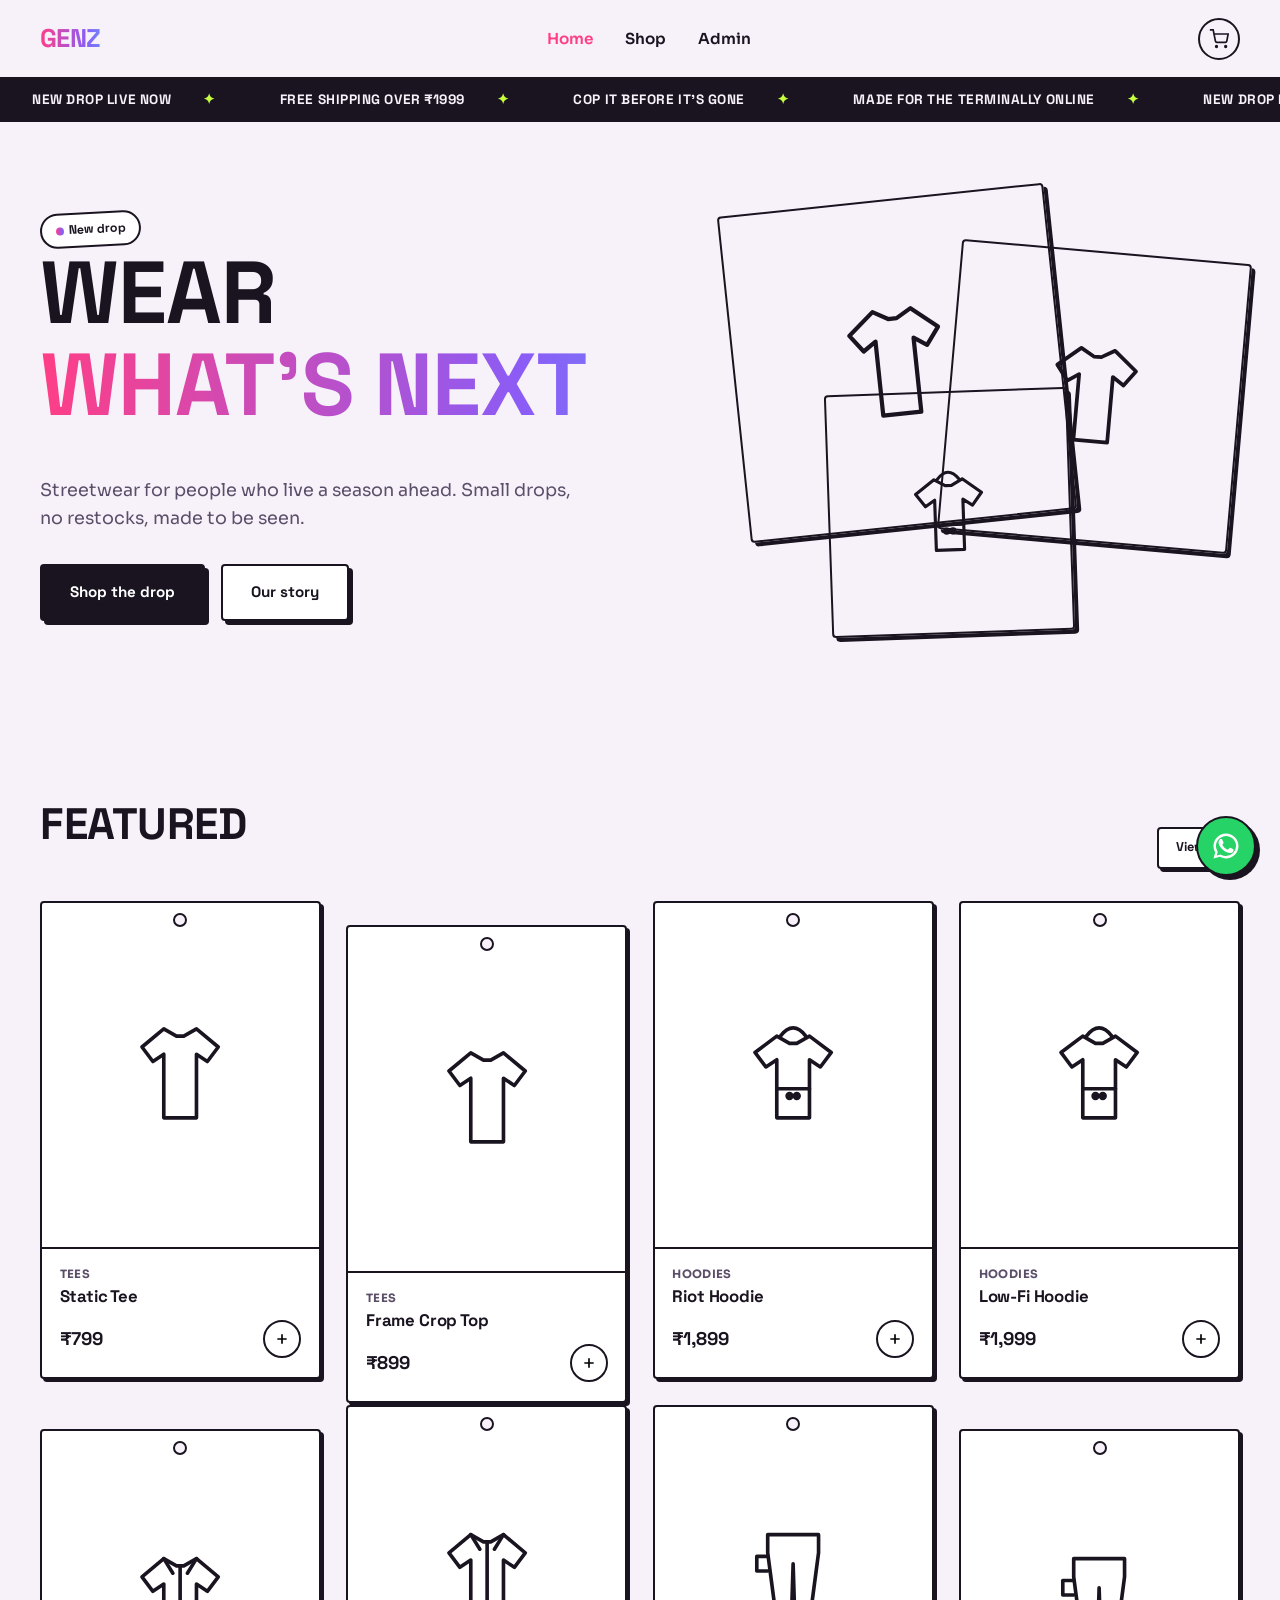
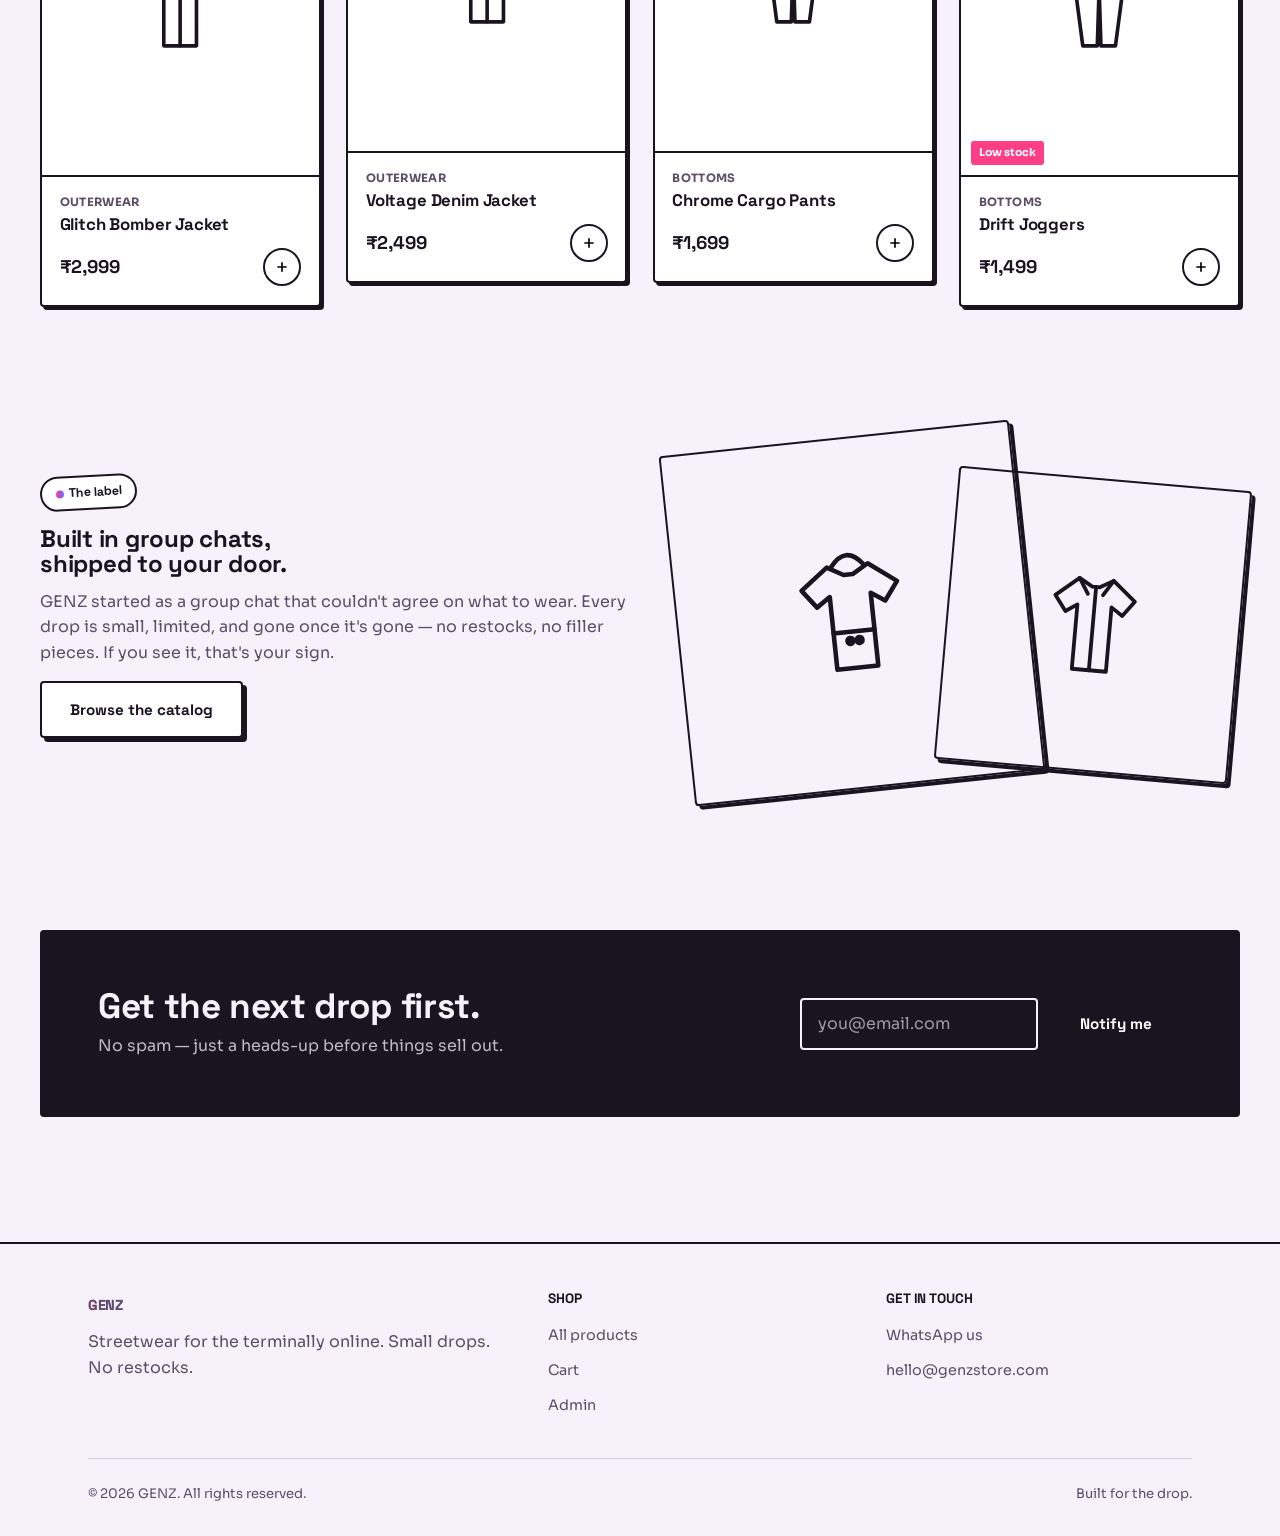
<file: index.html>
<!DOCTYPE html>
<html lang="en">
<head>
<meta charset="UTF-8">
<meta name="viewport" content="width=device-width, initial-scale=1.0">
<title>GENZ — Wear What's Next</title>
<meta name="description" content="GENZ is a streetwear label for the terminally online. Tees, hoodies, outerwear and more — shop the latest drop.">
<link rel="icon" href="data:image/svg+xml,<svg xmlns=%22http://www.w3.org/2000/svg%22 viewBox=%220 0 100 100%22><text y=%22.9em%22 font-size=%2290%22>✦</text></svg>">
<link rel="preconnect" href="https://fonts.googleapis.com">
<link rel="preconnect" href="https://fonts.gstatic.com" crossorigin>
<link href="https://fonts.googleapis.com/css2?family=Space+Grotesk:wght@500;700&family=Sora:wght@400;600;700&display=swap" rel="stylesheet">
<link rel="stylesheet" href="css/styles.css">
</head>
<body>

<header class="site-header">
  <nav class="nav container">
    <a href="index.html" class="logo shimmer-text">GENZ</a>
    <ul class="nav-links">
      <li><a href="index.html" class="active">Home</a></li>
      <li><a href="shop.html">Shop</a></li>
      <li><a href="admin.html">Admin</a></li>
    </ul>
    <div class="nav-actions">
      <a href="cart.html" class="cart-link" aria-label="View cart">
        <svg width="20" height="20" viewBox="0 0 24 24" fill="none" stroke="currentColor" stroke-width="2"><circle cx="9" cy="21" r="1"/><circle cx="20" cy="21" r="1"/><path d="M1 1h4l2.68 13.39a2 2 0 0 0 2 1.61h9.72a2 2 0 0 0 2-1.61L23 6H6"/></svg>
        <span class="cart-count" hidden>0</span>
      </a>
      <button class="nav-toggle" aria-label="Toggle menu" aria-expanded="false"><span></span></button>
    </div>
  </nav>
</header>

<div class="ticker" aria-hidden="true">
  <div class="ticker-track">
    <span>New drop live now</span><span>Free shipping over ₹1999</span><span>Cop it before it's gone</span><span>Made for the terminally online</span>
    <span>New drop live now</span><span>Free shipping over ₹1999</span><span>Cop it before it's gone</span><span>Made for the terminally online</span>
  </div>
</div>

<main>
  <section class="hero container">
    <div class="hero-copy">
      <span class="tag-badge"><span class="dot"></span> New drop</span>
      <h1>
        <span>Wear</span>
        <span class="shimmer-text">What's Next</span>
      </h1>
      <p>Streetwear for people who live a season ahead. Small drops, no restocks, made to be seen.</p>
      <div class="hero-actions">
        <a href="shop.html" class="btn btn-primary">Shop the drop</a>
        <a href="#brand" class="btn">Our story</a>
      </div>
    </div>
    <div class="hero-visual" id="hero-visual" aria-hidden="true"></div>
  </section>

  <section class="section container">
    <div class="section-head">
      <h2>Featured</h2>
      <a href="shop.html" class="btn btn-sm">View all</a>
    </div>
    <div class="product-grid masonry" id="featured-grid"></div>
  </section>

  <section class="section container" id="brand">
    <div class="split">
      <div>
        <span class="tag-badge"><span class="dot"></span> The label</span>
        <h2 style="margin-top:1rem;">Built in group chats,<br>shipped to your door.</h2>
        <p>GENZ started as a group chat that couldn't agree on what to wear. Every drop is small, limited, and gone once it's gone — no restocks, no filler pieces. If you see it, that's your sign.</p>
        <a href="shop.html" class="btn">Browse the catalog</a>
      </div>
      <div class="hero-visual" id="brand-visual" style="height:340px;" aria-hidden="true"></div>
    </div>
  </section>

  <section class="section container">
    <div class="brand-band">
      <div>
        <h2>Get the next drop first.</h2>
        <p>No spam — just a heads-up before things sell out.</p>
      </div>
      <form class="newsletter-form" id="newsletter-form">
        <input type="email" placeholder="you@email.com" required aria-label="Email address">
        <button class="btn btn-primary" type="submit">Notify me</button>
      </form>
    </div>
  </section>
</main>

<footer class="site-footer">
  <div class="container">
    <div class="footer-grid">
      <div>
        <a href="index.html" class="logo shimmer-text">GENZ</a>
        <p style="margin-top:0.75rem;">Streetwear for the terminally online. Small drops. No restocks.</p>
      </div>
      <div>
        <h4>Shop</h4>
        <ul>
          <li><a href="shop.html">All products</a></li>
          <li><a href="cart.html">Cart</a></li>
          <li><a href="admin.html">Admin</a></li>
        </ul>
      </div>
      <div>
        <h4>Get in touch</h4>
        <ul>
          <li><a href="https://wa.me/917030827708" target="_blank" rel="noopener">WhatsApp us</a></li>
          <li><a href="mailto:hello@genzstore.com">hello@genzstore.com</a></li>
        </ul>
      </div>
    </div>
    <div class="footer-bottom">
      <span>© <span id="year"></span> GENZ. All rights reserved.</span>
      <span>Built for the drop.</span>
    </div>
  </div>
</footer>

<a class="whatsapp-fab" href="https://wa.me/917030827708" target="_blank" rel="noopener" aria-label="Chat with us on WhatsApp">
  <span class="fab-label">Chat with us</span>
  <svg viewBox="0 0 24 24"><path d="M17.472 14.382c-.297-.149-1.758-.867-2.03-.967-.273-.099-.471-.148-.67.15-.197.297-.767.966-.94 1.164-.173.199-.347.223-.644.075-.297-.15-1.255-.463-2.39-1.475-.883-.788-1.48-1.761-1.653-2.059-.173-.297-.018-.458.13-.606.134-.133.298-.347.446-.52.149-.174.198-.298.298-.497.099-.198.05-.371-.025-.52-.075-.149-.669-1.612-.916-2.207-.242-.579-.487-.5-.669-.51-.173-.008-.371-.01-.57-.01-.198 0-.52.074-.792.372-.272.297-1.04 1.016-1.04 2.479 0 1.462 1.065 2.875 1.213 3.074.149.198 2.096 3.2 5.077 4.487.709.306 1.262.489 1.694.625.712.227 1.36.195 1.871.118.571-.085 1.758-.719 2.006-1.413.248-.694.248-1.289.173-1.413-.074-.124-.272-.198-.57-.347z"/><path d="M12.004 2C6.478 2 2 6.477 2 12c0 1.85.505 3.583 1.383 5.07L2 22l5.06-1.362A9.955 9.955 0 0 0 12.004 22C17.53 22 22 17.523 22 12S17.53 2 12.004 2zm0 18.06a8.02 8.02 0 0 1-4.089-1.117l-.293-.174-3.006.809.807-2.943-.19-.302A8.02 8.02 0 1 1 20.02 12a8.03 8.03 0 0 1-8.016 8.06z"/></svg>
</a>

<script src="js/data.js"></script>
<script src="js/shared.js"></script>
<script src="js/home.js"></script>
</body>
</html>
</file>
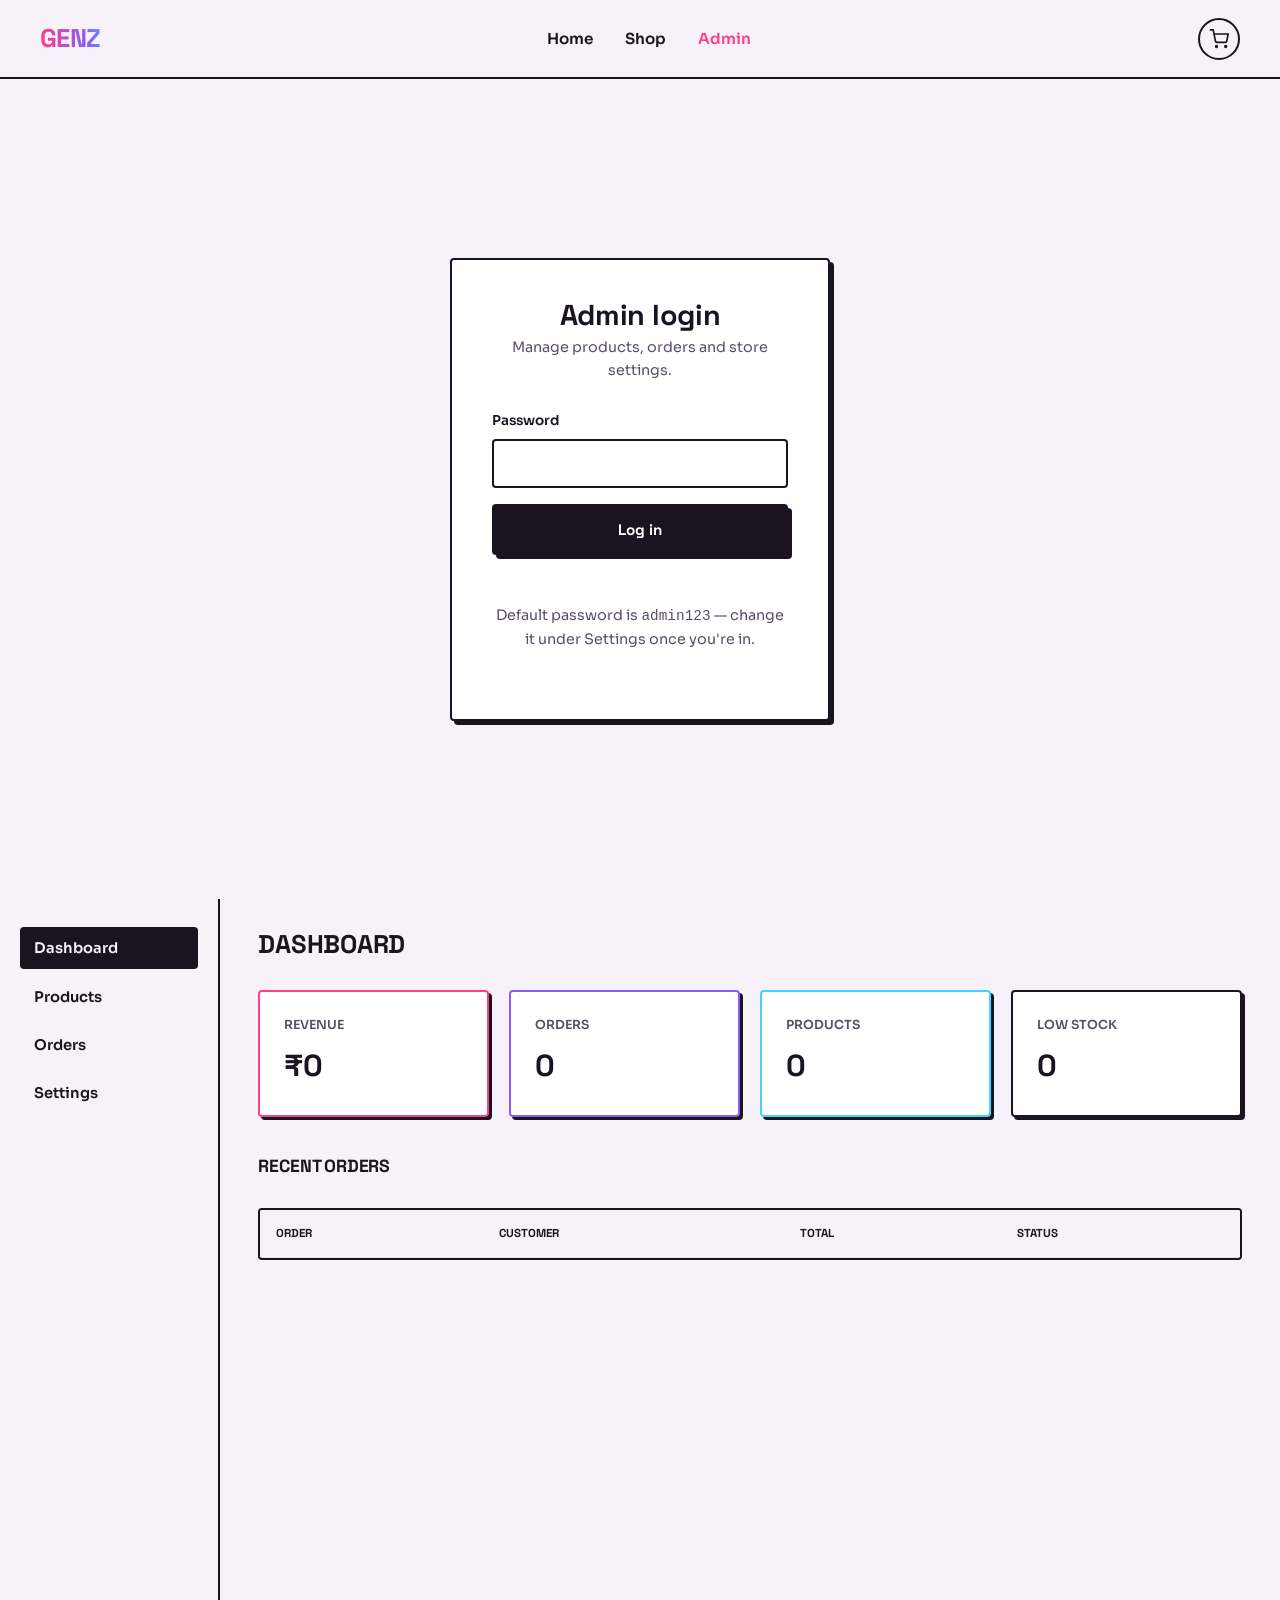
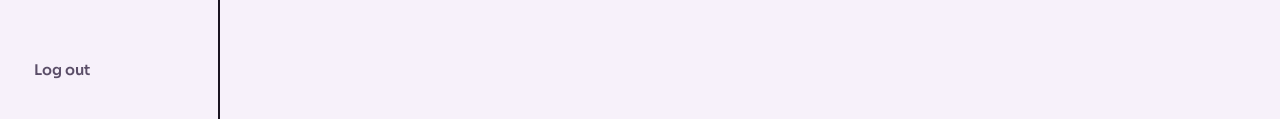
<file: admin.html>
<!DOCTYPE html>
<html lang="en">
<head>
<meta charset="UTF-8">
<meta name="viewport" content="width=device-width, initial-scale=1.0">
<title>Admin — GENZ</title>
<link rel="icon" href="data:image/svg+xml,<svg xmlns=%22http://www.w3.org/2000/svg%22 viewBox=%220 0 100 100%22><text y=%22.9em%22 font-size=%2290%22>✦</text></svg>">
<link rel="preconnect" href="https://fonts.googleapis.com">
<link rel="preconnect" href="https://fonts.gstatic.com" crossorigin>
<link href="https://fonts.googleapis.com/css2?family=Space+Grotesk:wght@500;700&family=Sora:wght@400;600;700&display=swap" rel="stylesheet">
<link rel="stylesheet" href="css/styles.css">
<link rel="stylesheet" href="css/admin.css">
</head>
<body>

<header class="site-header">
  <nav class="nav container">
    <a href="index.html" class="logo shimmer-text">GENZ</a>
    <ul class="nav-links">
      <li><a href="index.html">Home</a></li>
      <li><a href="shop.html">Shop</a></li>
      <li><a href="admin.html" class="active">Admin</a></li>
    </ul>
    <div class="nav-actions">
      <a href="cart.html" class="cart-link" aria-label="View cart">
        <svg width="20" height="20" viewBox="0 0 24 24" fill="none" stroke="currentColor" stroke-width="2"><circle cx="9" cy="21" r="1"/><circle cx="20" cy="21" r="1"/><path d="M1 1h4l2.68 13.39a2 2 0 0 0 2 1.61h9.72a2 2 0 0 0 2-1.61L23 6H6"/></svg>
        <span class="cart-count" hidden>0</span>
      </a>
      <button class="nav-toggle" aria-label="Toggle menu" aria-expanded="false"><span></span></button>
    </div>
  </nav>
</header>

<!-- LOGIN -->
<section class="login-screen" id="login-screen">
  <div class="login-card">
    <h1>Admin login</h1>
    <p>Manage products, orders and store settings.</p>
    <form id="login-form">
      <div class="field">
        <label for="login-password">Password</label>
        <input type="password" id="login-password" required autocomplete="current-password">
      </div>
      <button type="submit" class="btn btn-primary btn-block">Log in</button>
      <div class="login-error" id="login-error"></div>
    </form>
    <p class="hint">Default password is <code>admin123</code> — change it under Settings once you're in.</p>
  </div>
</section>

<!-- DASHBOARD -->
<section class="admin-shell" id="admin-shell" hidden>
  <aside class="admin-sidebar">
    <button class="tab-btn active" data-tab="dashboard">Dashboard</button>
    <button class="tab-btn" data-tab="products">Products</button>
    <button class="tab-btn" data-tab="orders">Orders</button>
    <button class="tab-btn" data-tab="settings">Settings</button>
    <button class="logout-btn" id="logout-btn">Log out</button>
  </aside>

  <main class="admin-main">

    <div class="tab-panel" id="tab-dashboard">
      <div class="admin-header"><h2>Dashboard</h2></div>
      <div class="stat-grid">
        <div class="stat-card accent-1"><div class="label">Revenue</div><div class="value" id="stat-revenue">₹0</div></div>
        <div class="stat-card accent-2"><div class="label">Orders</div><div class="value" id="stat-orders">0</div></div>
        <div class="stat-card accent-3"><div class="label">Products</div><div class="value" id="stat-products">0</div></div>
        <div class="stat-card"><div class="label">Low stock</div><div class="value" id="stat-lowstock">0</div></div>
      </div>
      <div class="admin-header"><h2 style="font-size:1.1rem;">Recent orders</h2></div>
      <div class="admin-table-wrap">
        <table class="admin-table">
          <thead><tr><th>Order</th><th>Customer</th><th>Total</th><th>Status</th></tr></thead>
          <tbody id="recent-orders-body"></tbody>
        </table>
      </div>
    </div>

    <div class="tab-panel" id="tab-products" hidden>
      <div class="admin-header">
        <h2>Products</h2>
        <button class="btn btn-primary btn-sm" id="new-product-btn">Add product</button>
      </div>

      <div class="settings-card" id="product-form-card" hidden>
        <h3 id="product-form-title">Add product</h3>
        <div class="product-form-grid">
          <div class="image-upload" id="image-upload-zone">
            <div class="image-preview" id="image-preview">
              <svg width="28" height="28" viewBox="0 0 24 24" fill="none" stroke="currentColor" stroke-width="2"><path d="M21 15v4a2 2 0 0 1-2 2H5a2 2 0 0 1-2-2v-4M17 8l-5-5-5 5M12 3v12"/></svg>
            </div>
            <span>Click to upload a product image (optional — a category icon is used otherwise)</span>
            <input type="file" accept="image/*" id="product-image-input">
          </div>
          <div class="field"><label>Name</label><input type="text" id="pf-name" required></div>
          <div class="field"><label>Category</label>
            <select id="pf-category" required></select>
          </div>
          <div class="field"><label>Price (₹)</label><input type="number" id="pf-price" min="0" required></div>
          <div class="field"><label>Stock</label><input type="number" id="pf-stock" min="0" required></div>
          <div class="field" style="grid-column:1/-1;"><label>Description</label><textarea id="pf-description" rows="2"></textarea></div>
        </div>
        <div style="display:flex; gap:0.75rem; margin-top:0.5rem;">
          <button class="btn btn-primary" id="save-product-btn">Save product</button>
          <button class="btn btn-ghost" id="cancel-product-btn">Cancel</button>
        </div>
      </div>

      <div class="admin-table-wrap">
        <table class="admin-table">
          <thead><tr><th></th><th>Name</th><th>Category</th><th>Price</th><th>Stock</th><th>Actions</th></tr></thead>
          <tbody id="products-body"></tbody>
        </table>
      </div>
    </div>

    <div class="tab-panel" id="tab-orders" hidden>
      <div class="admin-header"><h2>Orders</h2></div>
      <div class="admin-table-wrap">
        <table class="admin-table">
          <thead><tr><th>Order</th><th>Customer</th><th>Items</th><th>Total</th><th>Status</th><th>Notify</th></tr></thead>
          <tbody id="orders-body"></tbody>
        </table>
      </div>
    </div>

    <div class="tab-panel" id="tab-settings" hidden>
      <div class="admin-header"><h2>Settings</h2></div>

      <div class="settings-card">
        <h3>Store details</h3>
        <p class="desc">Shown across the storefront — home page, nav, and footer.</p>
        <div class="field"><label>Store name</label><input type="text" id="set-store-name"></div>
        <div class="field"><label>WhatsApp number (with country code, digits only)</label><input type="text" id="set-whatsapp"></div>
        <button class="btn btn-sm" id="save-store-btn">Save</button>
      </div>

      <div class="settings-card">
        <h3>Razorpay</h3>
        <p class="desc">Add your live Key ID to accept real payments. Until then, checkout runs in demo mode.</p>
        <div class="settings-row">
          <input type="text" class="key-display" id="set-razorpay" placeholder="rzp_live_xxxxxxxxxxxx" style="border-radius:4px;">
          <button class="btn btn-sm" id="save-razorpay-btn">Save</button>
        </div>
        <p class="note-box" style="margin-top:1rem;">Never share your Razorpay <strong>Key Secret</strong> here or anywhere in this site's code — only the public Key ID belongs on the frontend.</p>
      </div>

      <div class="settings-card">
        <h3>Discount code</h3>
        <div class="product-form-grid">
          <div class="field"><label>Code</label><input type="text" id="set-discount-code"></div>
          <div class="field"><label>Discount %</label><input type="number" id="set-discount-percent" min="0" max="90"></div>
        </div>
        <button class="btn btn-sm" id="save-discount-btn">Save</button>
      </div>

      <div class="settings-card">
        <h3>Admin password</h3>
        <div class="field-row">
          <div class="field"><label>New password</label><input type="password" id="set-new-password"></div>
          <div class="field"><label>Confirm</label><input type="password" id="set-confirm-password"></div>
        </div>
        <button class="btn btn-sm" id="save-password-btn">Update password</button>
      </div>
    </div>

  </main>
</section>

<script src="js/data.js"></script>
<script src="js/shared.js"></script>
<script src="js/admin.js"></script>
</body>
</html>
</file>
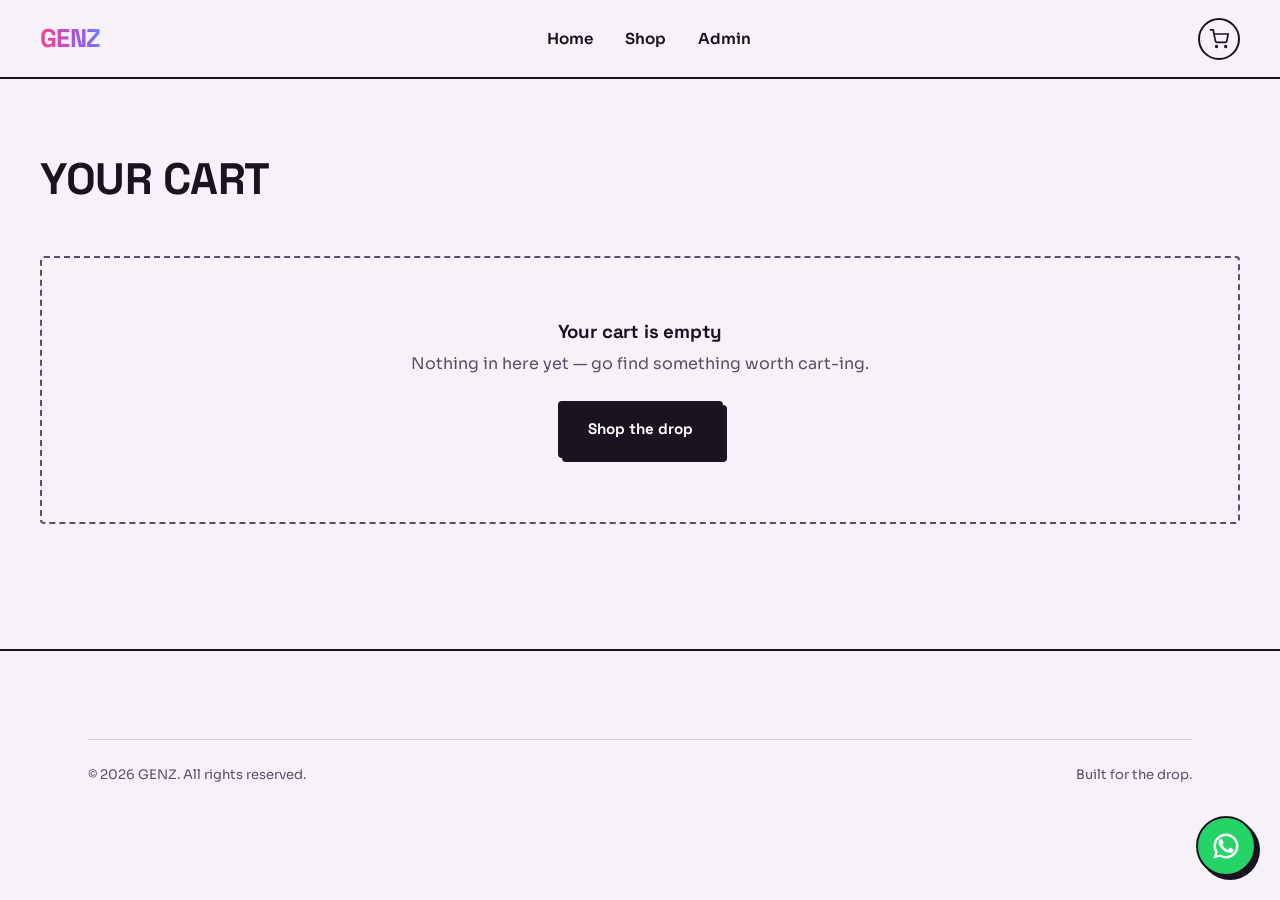
<file: cart.html>
<!DOCTYPE html>
<html lang="en">
<head>
<meta charset="UTF-8">
<meta name="viewport" content="width=device-width, initial-scale=1.0">
<title>Cart — GENZ</title>
<link rel="icon" href="data:image/svg+xml,<svg xmlns=%22http://www.w3.org/2000/svg%22 viewBox=%220 0 100 100%22><text y=%22.9em%22 font-size=%2290%22>✦</text></svg>">
<link rel="preconnect" href="https://fonts.googleapis.com">
<link rel="preconnect" href="https://fonts.gstatic.com" crossorigin>
<link href="https://fonts.googleapis.com/css2?family=Space+Grotesk:wght@500;700&family=Sora:wght@400;600;700&display=swap" rel="stylesheet">
<link rel="stylesheet" href="css/styles.css">
</head>
<body>

<header class="site-header">
  <nav class="nav container">
    <a href="index.html" class="logo shimmer-text">GENZ</a>
    <ul class="nav-links">
      <li><a href="index.html">Home</a></li>
      <li><a href="shop.html">Shop</a></li>
      <li><a href="admin.html">Admin</a></li>
    </ul>
    <div class="nav-actions">
      <a href="cart.html" class="cart-link active" aria-label="View cart">
        <svg width="20" height="20" viewBox="0 0 24 24" fill="none" stroke="currentColor" stroke-width="2"><circle cx="9" cy="21" r="1"/><circle cx="20" cy="21" r="1"/><path d="M1 1h4l2.68 13.39a2 2 0 0 0 2 1.61h9.72a2 2 0 0 0 2-1.61L23 6H6"/></svg>
        <span class="cart-count" hidden>0</span>
      </a>
      <button class="nav-toggle" aria-label="Toggle menu" aria-expanded="false"><span></span></button>
    </div>
  </nav>
</header>

<main class="section container">
  <div class="section-head"><h2>Your cart</h2></div>

  <div id="cart-empty" class="empty-state" hidden>
    <h3>Your cart is empty</h3>
    <p style="margin:0.5rem auto 1.5rem;">Nothing in here yet — go find something worth cart-ing.</p>
    <a href="shop.html" class="btn btn-primary">Shop the drop</a>
  </div>

  <div class="cart-layout" id="cart-layout">
    <div>
      <div id="cart-items"></div>
    </div>

    <div class="summary-card">
      <div id="checkout-form-wrap">
        <div class="summary-row"><span>Subtotal</span><span id="sum-subtotal">₹0</span></div>
        <div class="summary-row" id="discount-line" style="display:none; color:var(--pink);"><span>Discount</span><span id="sum-discount">–₹0</span></div>
        <div class="summary-row total"><span>Total</span><span id="sum-total">₹0</span></div>

        <div class="discount-row">
          <input type="text" id="discount-input" placeholder="Discount code">
          <button class="btn btn-sm" id="apply-discount">Apply</button>
        </div>
        <p id="discount-msg" style="font-size:0.8rem; margin-top:-0.75rem;"></p>

        <form id="checkout-form">
          <div class="field">
            <label for="cust-name">Full name</label>
            <input type="text" id="cust-name" required>
          </div>
          <div class="field-row">
            <div class="field">
              <label for="cust-email">Email</label>
              <input type="email" id="cust-email" required>
            </div>
            <div class="field">
              <label for="cust-phone">Phone</label>
              <input type="tel" id="cust-phone" required pattern="[0-9]{10}" maxlength="10">
            </div>
          </div>
          <div class="field">
            <label for="cust-address">Shipping address</label>
            <textarea id="cust-address" rows="3" required></textarea>
          </div>
          <button type="submit" class="btn btn-primary btn-block" id="checkout-btn">Checkout & pay</button>
          <p class="hint" style="margin-top:1rem; text-align:center;">Secured by Razorpay. Test mode until a live key is added in Admin → Settings.</p>
        </form>
      </div>
    </div>
  </div>
</main>

<footer class="site-footer">
  <div class="container">
    <div class="footer-bottom">
      <span>© <span id="year"></span> GENZ. All rights reserved.</span>
      <span>Built for the drop.</span>
    </div>
  </div>
</footer>

<a class="whatsapp-fab" href="https://wa.me/917030827708" target="_blank" rel="noopener" aria-label="Chat with us on WhatsApp">
  <span class="fab-label">Chat with us</span>
  <svg viewBox="0 0 24 24"><path d="M17.472 14.382c-.297-.149-1.758-.867-2.03-.967-.273-.099-.471-.148-.67.15-.197.297-.767.966-.94 1.164-.173.199-.347.223-.644.075-.297-.15-1.255-.463-2.39-1.475-.883-.788-1.48-1.761-1.653-2.059-.173-.297-.018-.458.13-.606.134-.133.298-.347.446-.52.149-.174.198-.298.298-.497.099-.198.05-.371-.025-.52-.075-.149-.669-1.612-.916-2.207-.242-.579-.487-.5-.669-.51-.173-.008-.371-.01-.57-.01-.198 0-.52.074-.792.372-.272.297-1.04 1.016-1.04 2.479 0 1.462 1.065 2.875 1.213 3.074.149.198 2.096 3.2 5.077 4.487.709.306 1.262.489 1.694.625.712.227 1.36.195 1.871.118.571-.085 1.758-.719 2.006-1.413.248-.694.248-1.289.173-1.413-.074-.124-.272-.198-.57-.347z"/><path d="M12.004 2C6.478 2 2 6.477 2 12c0 1.85.505 3.583 1.383 5.07L2 22l5.06-1.362A9.955 9.955 0 0 0 12.004 22C17.53 22 22 17.523 22 12S17.53 2 12.004 2zm0 18.06a8.02 8.02 0 0 1-4.089-1.117l-.293-.174-3.006.809.807-2.943-.19-.302A8.02 8.02 0 1 1 20.02 12a8.03 8.03 0 0 1-8.016 8.06z"/></svg>
</a>

<script src="js/data.js"></script>
<script src="js/shared.js"></script>
<script src="js/cart.js"></script>
</body>
</html>
</file>
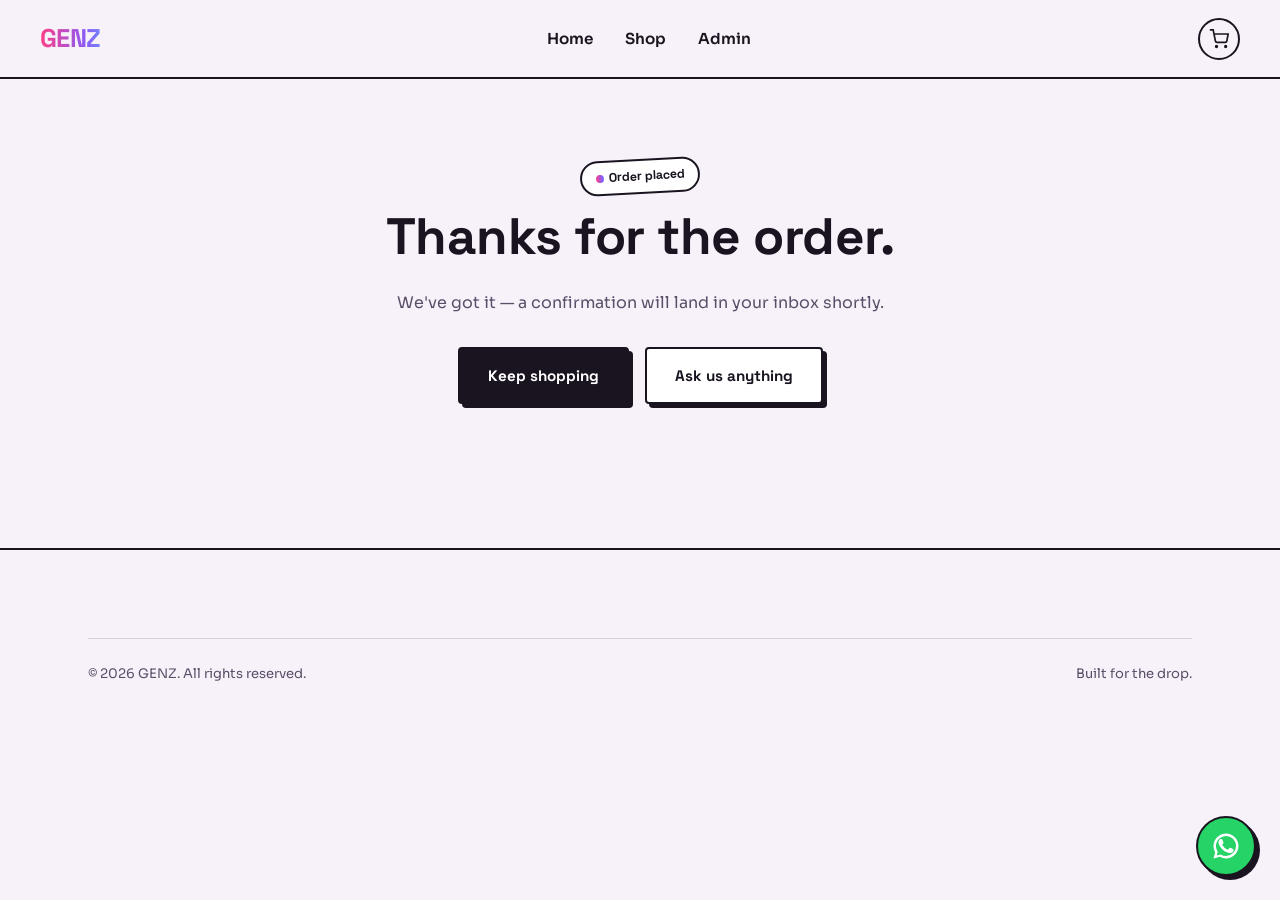
<file: order-confirmed.html>
<!DOCTYPE html>
<html lang="en">
<head>
<meta charset="UTF-8">
<meta name="viewport" content="width=device-width, initial-scale=1.0">
<title>Order confirmed — GENZ</title>
<link rel="icon" href="data:image/svg+xml,<svg xmlns=%22http://www.w3.org/2000/svg%22 viewBox=%220 0 100 100%22><text y=%22.9em%22 font-size=%2290%22>✦</text></svg>">
<link rel="preconnect" href="https://fonts.googleapis.com">
<link rel="preconnect" href="https://fonts.gstatic.com" crossorigin>
<link href="https://fonts.googleapis.com/css2?family=Space+Grotesk:wght@500;700&family=Sora:wght@400;600;700&display=swap" rel="stylesheet">
<link rel="stylesheet" href="css/styles.css">
</head>
<body>

<header class="site-header">
  <nav class="nav container">
    <a href="index.html" class="logo shimmer-text">GENZ</a>
    <ul class="nav-links">
      <li><a href="index.html">Home</a></li>
      <li><a href="shop.html">Shop</a></li>
      <li><a href="admin.html">Admin</a></li>
    </ul>
    <div class="nav-actions">
      <a href="cart.html" class="cart-link" aria-label="View cart">
        <svg width="20" height="20" viewBox="0 0 24 24" fill="none" stroke="currentColor" stroke-width="2"><circle cx="9" cy="21" r="1"/><circle cx="20" cy="21" r="1"/><path d="M1 1h4l2.68 13.39a2 2 0 0 0 2 1.61h9.72a2 2 0 0 0 2-1.61L23 6H6"/></svg>
        <span class="cart-count" hidden>0</span>
      </a>
      <button class="nav-toggle" aria-label="Toggle menu" aria-expanded="false"><span></span></button>
    </div>
  </nav>
</header>

<main class="section container" style="text-align:center; padding-top:5rem; padding-bottom:6rem;">
  <span class="tag-badge"><span class="dot"></span> <span id="status-label">Order placed</span></span>
  <h1 style="font-size:clamp(2.2rem,5vw,3.2rem); margin-top:1rem;">Thanks for the order.</h1>
  <p id="status-desc" style="margin:1rem auto 2rem;">We've got it — a confirmation will land in your inbox shortly.</p>
  <div style="display:flex; gap:1rem; justify-content:center; flex-wrap:wrap;">
    <a href="shop.html" class="btn btn-primary">Keep shopping</a>
    <a href="https://wa.me/917030827708" target="_blank" rel="noopener" class="btn">Ask us anything</a>
  </div>
</main>

<footer class="site-footer">
  <div class="container">
    <div class="footer-bottom">
      <span>© <span id="year"></span> GENZ. All rights reserved.</span>
      <span>Built for the drop.</span>
    </div>
  </div>
</footer>

<a class="whatsapp-fab" href="https://wa.me/917030827708" target="_blank" rel="noopener" aria-label="Chat with us on WhatsApp">
  <span class="fab-label">Chat with us</span>
  <svg viewBox="0 0 24 24"><path d="M17.472 14.382c-.297-.149-1.758-.867-2.03-.967-.273-.099-.471-.148-.67.15-.197.297-.767.966-.94 1.164-.173.199-.347.223-.644.075-.297-.15-1.255-.463-2.39-1.475-.883-.788-1.48-1.761-1.653-2.059-.173-.297-.018-.458.13-.606.134-.133.298-.347.446-.52.149-.174.198-.298.298-.497.099-.198.05-.371-.025-.52-.075-.149-.669-1.612-.916-2.207-.242-.579-.487-.5-.669-.51-.173-.008-.371-.01-.57-.01-.198 0-.52.074-.792.372-.272.297-1.04 1.016-1.04 2.479 0 1.462 1.065 2.875 1.213 3.074.149.198 2.096 3.2 5.077 4.487.709.306 1.262.489 1.694.625.712.227 1.36.195 1.871.118.571-.085 1.758-.719 2.006-1.413.248-.694.248-1.289.173-1.413-.074-.124-.272-.198-.57-.347z"/><path d="M12.004 2C6.478 2 2 6.477 2 12c0 1.85.505 3.583 1.383 5.07L2 22l5.06-1.362A9.955 9.955 0 0 0 12.004 22C17.53 22 22 17.523 22 12S17.53 2 12.004 2zm0 18.06a8.02 8.02 0 0 1-4.089-1.117l-.293-.174-3.006.809.807-2.943-.19-.302A8.02 8.02 0 1 1 20.02 12a8.03 8.03 0 0 1-8.016 8.06z"/></svg>
</a>

<script src="js/data.js"></script>
<script src="js/shared.js"></script>
<script>
  document.getElementById('year').textContent = new Date().getFullYear();
  const status = new URLSearchParams(window.location.search).get('status');
  if (status === 'demo') {
    document.getElementById('status-label').textContent = 'Demo order placed';
    document.getElementById('status-desc').textContent = "This ran in demo mode since no live Razorpay key is configured yet — no payment was actually taken. Add your key in Admin → Settings to accept real payments.";
  } else if (status === 'paid') {
    document.getElementById('status-label').textContent = 'Payment successful';
  }
</script>
</body>
</html>
</file>
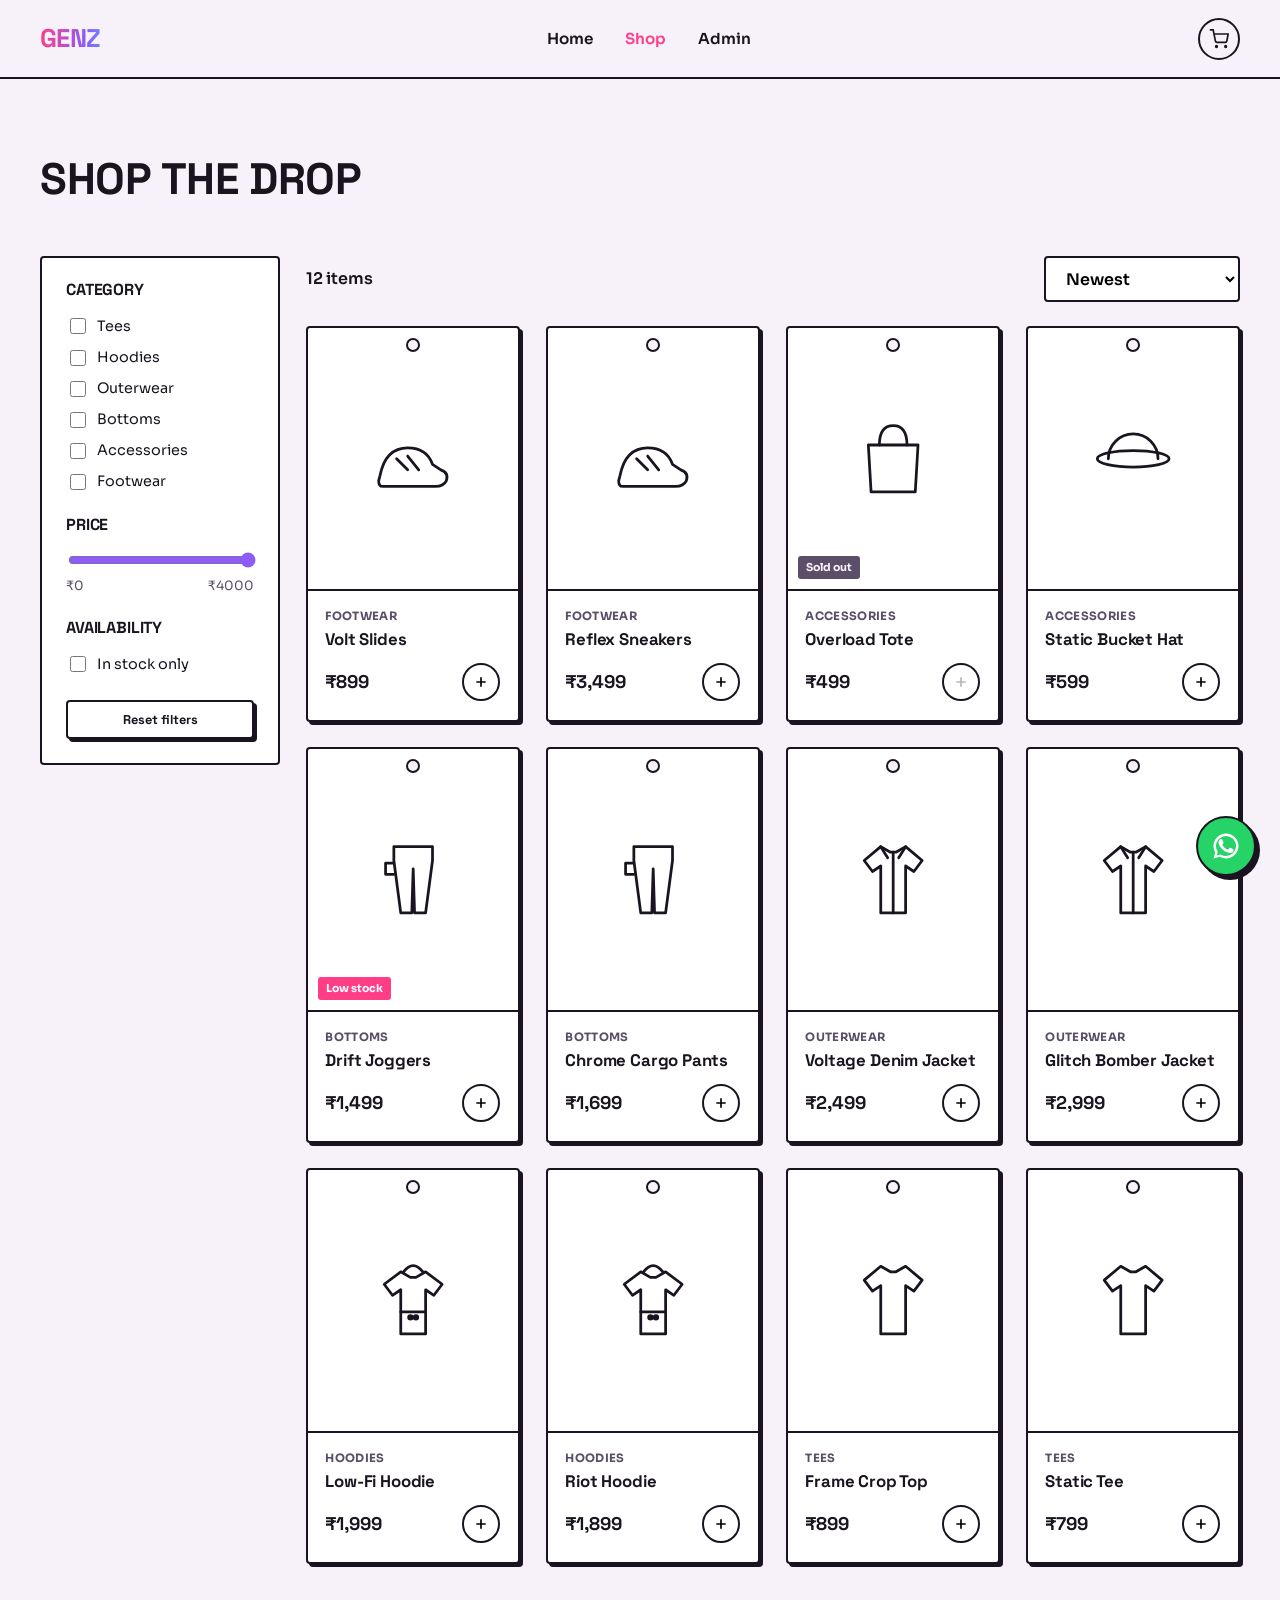
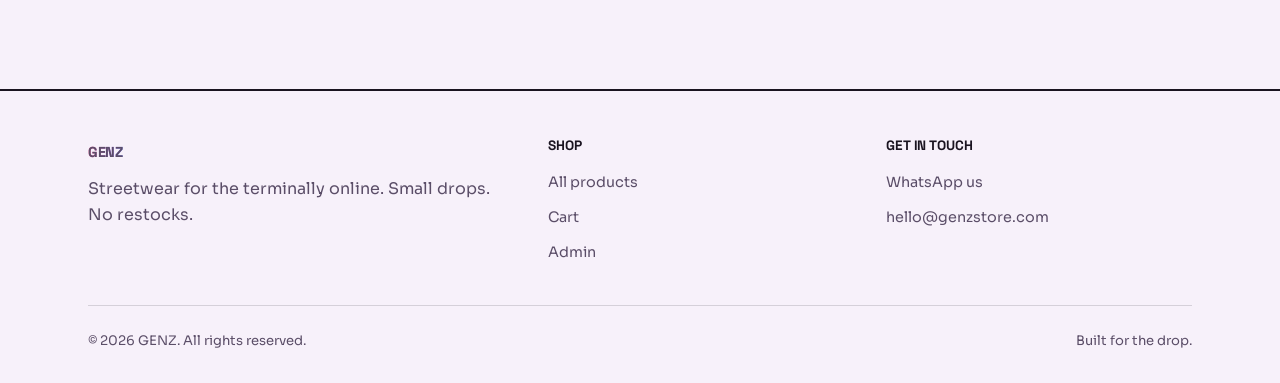
<file: shop.html>
<!DOCTYPE html>
<html lang="en">
<head>
<meta charset="UTF-8">
<meta name="viewport" content="width=device-width, initial-scale=1.0">
<title>Shop — GENZ</title>
<meta name="description" content="Browse the full GENZ catalog — tees, hoodies, outerwear, bottoms, accessories and footwear.">
<link rel="icon" href="data:image/svg+xml,<svg xmlns=%22http://www.w3.org/2000/svg%22 viewBox=%220 0 100 100%22><text y=%22.9em%22 font-size=%2290%22>✦</text></svg>">
<link rel="preconnect" href="https://fonts.googleapis.com">
<link rel="preconnect" href="https://fonts.gstatic.com" crossorigin>
<link href="https://fonts.googleapis.com/css2?family=Space+Grotesk:wght@500;700&family=Sora:wght@400;600;700&display=swap" rel="stylesheet">
<link rel="stylesheet" href="css/styles.css">
</head>
<body>

<header class="site-header">
  <nav class="nav container">
    <a href="index.html" class="logo shimmer-text">GENZ</a>
    <ul class="nav-links">
      <li><a href="index.html">Home</a></li>
      <li><a href="shop.html" class="active">Shop</a></li>
      <li><a href="admin.html">Admin</a></li>
    </ul>
    <div class="nav-actions">
      <a href="cart.html" class="cart-link" aria-label="View cart">
        <svg width="20" height="20" viewBox="0 0 24 24" fill="none" stroke="currentColor" stroke-width="2"><circle cx="9" cy="21" r="1"/><circle cx="20" cy="21" r="1"/><path d="M1 1h4l2.68 13.39a2 2 0 0 0 2 1.61h9.72a2 2 0 0 0 2-1.61L23 6H6"/></svg>
        <span class="cart-count" hidden>0</span>
      </a>
      <button class="nav-toggle" aria-label="Toggle menu" aria-expanded="false"><span></span></button>
    </div>
  </nav>
</header>

<main class="section container">
  <div class="section-head">
    <h2>Shop the drop</h2>
  </div>

  <div class="shop-layout">
    <aside class="filters">
      <h3>Category</h3>
      <div class="filter-group" id="category-filters"></div>

      <h3>Price</h3>
      <div class="filter-group">
        <input type="range" id="price-range" min="0" max="4000" step="100" value="4000">
        <div class="range-values"><span>₹0</span><span id="price-max-label">₹4000</span></div>
      </div>

      <h3>Availability</h3>
      <div class="filter-group">
        <label><input type="checkbox" id="in-stock-only"> In stock only</label>
      </div>

      <button class="btn btn-sm btn-block" id="reset-filters">Reset filters</button>
    </aside>

    <div>
      <div class="sort-bar">
        <span id="result-count" style="font-weight:600;"></span>
        <select class="select" id="sort-select">
          <option value="newest">Newest</option>
          <option value="price-asc">Price: low to high</option>
          <option value="price-desc">Price: high to low</option>
          <option value="name">Name: A–Z</option>
        </select>
      </div>
      <div class="product-grid" id="shop-grid"></div>
      <div class="empty-state" id="empty-state" hidden>
        <h3>No matches</h3>
        <p style="margin:0 auto;">Try widening your filters — nothing fits that combo right now.</p>
      </div>
    </div>
  </div>
</main>

<footer class="site-footer">
  <div class="container">
    <div class="footer-grid">
      <div>
        <a href="index.html" class="logo shimmer-text">GENZ</a>
        <p style="margin-top:0.75rem;">Streetwear for the terminally online. Small drops. No restocks.</p>
      </div>
      <div>
        <h4>Shop</h4>
        <ul>
          <li><a href="shop.html">All products</a></li>
          <li><a href="cart.html">Cart</a></li>
          <li><a href="admin.html">Admin</a></li>
        </ul>
      </div>
      <div>
        <h4>Get in touch</h4>
        <ul>
          <li><a href="https://wa.me/917030827708" target="_blank" rel="noopener">WhatsApp us</a></li>
          <li><a href="mailto:hello@genzstore.com">hello@genzstore.com</a></li>
        </ul>
      </div>
    </div>
    <div class="footer-bottom">
      <span>© <span id="year"></span> GENZ. All rights reserved.</span>
      <span>Built for the drop.</span>
    </div>
  </div>
</footer>

<div class="modal-overlay" id="product-modal" hidden>
  <div class="modal">
    <div class="modal-media" id="modal-media"></div>
    <div class="modal-body" id="modal-body"></div>
  </div>
</div>

<a class="whatsapp-fab" href="https://wa.me/917030827708" target="_blank" rel="noopener" aria-label="Chat with us on WhatsApp">
  <span class="fab-label">Chat with us</span>
  <svg viewBox="0 0 24 24"><path d="M17.472 14.382c-.297-.149-1.758-.867-2.03-.967-.273-.099-.471-.148-.67.15-.197.297-.767.966-.94 1.164-.173.199-.347.223-.644.075-.297-.15-1.255-.463-2.39-1.475-.883-.788-1.48-1.761-1.653-2.059-.173-.297-.018-.458.13-.606.134-.133.298-.347.446-.52.149-.174.198-.298.298-.497.099-.198.05-.371-.025-.52-.075-.149-.669-1.612-.916-2.207-.242-.579-.487-.5-.669-.51-.173-.008-.371-.01-.57-.01-.198 0-.52.074-.792.372-.272.297-1.04 1.016-1.04 2.479 0 1.462 1.065 2.875 1.213 3.074.149.198 2.096 3.2 5.077 4.487.709.306 1.262.489 1.694.625.712.227 1.36.195 1.871.118.571-.085 1.758-.719 2.006-1.413.248-.694.248-1.289.173-1.413-.074-.124-.272-.198-.57-.347z"/><path d="M12.004 2C6.478 2 2 6.477 2 12c0 1.85.505 3.583 1.383 5.07L2 22l5.06-1.362A9.955 9.955 0 0 0 12.004 22C17.53 22 22 17.523 22 12S17.53 2 12.004 2zm0 18.06a8.02 8.02 0 0 1-4.089-1.117l-.293-.174-3.006.809.807-2.943-.19-.302A8.02 8.02 0 1 1 20.02 12a8.03 8.03 0 0 1-8.016 8.06z"/></svg>
</a>

<script src="js/data.js"></script>
<script src="js/shared.js"></script>
<script src="js/shop.js"></script>
</body>
</html>
</file>
<file: css/styles.css>
/* ==========================================================================
   GENZ — Design Tokens
   ========================================================================== */
:root {
  --bg: #F7F1FA;
  --bg-alt: #FFFFFF;
  --ink: #1A1420;
  --ink-soft: #5B4E68;
  --line: #1A1420;

  --pink: #FF3E86;
  --violet: #8B5CF6;
  --cyan: #3ED6FF;
  --lime: #C6FF3D;

  --shimmer: linear-gradient(90deg, var(--pink), var(--violet), var(--cyan), var(--lime), var(--pink));

  --radius: 4px;
  --gap: clamp(1rem, 2vw, 1.75rem);
  --container: 1200px;

  --font-display: "Space Grotesk", "Arial Narrow", sans-serif;
  --font-body: "Sora", system-ui, sans-serif;

  --shadow-hard: 4px 4px 0 var(--ink);
  --shadow-hard-sm: 3px 3px 0 var(--ink);
}

* { box-sizing: border-box; }
html { scroll-behavior: smooth; }

body {
  margin: 0;
  background: var(--bg);
  color: var(--ink);
  font-family: var(--font-body);
  font-size: 16px;
  line-height: 1.6;
  -webkit-font-smoothing: antialiased;
}

h1, h2, h3, h4 {
  font-family: var(--font-display);
  font-weight: 700;
  line-height: 1.05;
  margin: 0 0 0.5em;
  letter-spacing: -0.01em;
}

p { margin: 0 0 1em; color: var(--ink-soft); max-width: 62ch; }

a { color: inherit; }

img, svg { display: block; max-width: 100%; }

button, input, select, textarea { font-family: inherit; font-size: inherit; }

.container {
  max-width: var(--container);
  margin: 0 auto;
  padding: 0 clamp(1.25rem, 4vw, 3rem);
}

.visually-hidden {
  position: absolute; width: 1px; height: 1px;
  overflow: hidden; clip: rect(0 0 0 0); white-space: nowrap;
}

@media (prefers-reduced-motion: reduce) {
  *, *::before, *::after { animation-duration: 0.001ms !important; animation-iteration-count: 1 !important; transition-duration: 0.001ms !important; scroll-behavior: auto !important; }
}

/* ==========================================================================
   Buttons
   ========================================================================== */
.btn {
  position: relative;
  display: inline-flex;
  align-items: center;
  justify-content: center;
  gap: 0.5em;
  padding: 0.9rem 1.75rem;
  border: 2px solid var(--ink);
  border-radius: var(--radius);
  background: var(--bg-alt);
  color: var(--ink);
  font-family: var(--font-display);
  font-weight: 700;
  font-size: 0.95rem;
  cursor: pointer;
  text-decoration: none;
  box-shadow: var(--shadow-hard);
  transition: transform 0.15s ease, box-shadow 0.15s ease;
  overflow: hidden;
}
.btn:hover { transform: translate(-2px, -2px); box-shadow: 6px 6px 0 var(--ink); }
.btn:active { transform: translate(0, 0); box-shadow: 1px 1px 0 var(--ink); }
.btn:focus-visible { outline: 3px solid var(--cyan); outline-offset: 2px; }

.btn::after {
  content: "";
  position: absolute;
  top: 0; left: -150%;
  width: 60%; height: 100%;
  background: linear-gradient(120deg, transparent, rgba(255,255,255,0.85), transparent);
  transform: skewX(-20deg);
  transition: left 0.6s ease;
}
.btn:hover::after { left: 150%; }

.btn-primary { background: var(--ink); color: var(--bg-alt); }
.btn-primary:hover { box-shadow: 6px 6px 0 var(--violet); }

.btn-block { width: 100%; }
.btn-sm { padding: 0.55rem 1.1rem; font-size: 0.8rem; box-shadow: var(--shadow-hard-sm); }
.btn-ghost { background: transparent; box-shadow: none; }
.btn-ghost:hover { box-shadow: none; transform: none; background: rgba(26,20,32,0.05); }
.btn[disabled] { opacity: 0.45; cursor: not-allowed; box-shadow: none; transform: none; }

/* ==========================================================================
   Shimmer — used deliberately in three places only
   ========================================================================== */
.shimmer-text {
  background-image: var(--shimmer);
  background-size: 300% auto;
  -webkit-background-clip: text;
  background-clip: text;
  color: transparent;
  animation: shimmerMove 5s linear infinite;
}
@keyframes shimmerMove {
  to { background-position: 300% center; }
}

.tag-badge {
  display: inline-flex;
  align-items: center;
  gap: 0.4em;
  padding: 0.35rem 0.85rem;
  border: 2px solid var(--ink);
  border-radius: 100px;
  background: var(--bg-alt);
  font-family: var(--font-display);
  font-weight: 700;
  font-size: 0.78rem;
  transform: rotate(-3deg);
}
.tag-badge .dot {
  width: 8px; height: 8px; border-radius: 50%;
  background-image: var(--shimmer);
  background-size: 300% auto;
  animation: shimmerMove 3s linear infinite;
}

/* ==========================================================================
   Header / Nav
   ========================================================================== */
.site-header {
  position: sticky; top: 0; z-index: 40;
  background: var(--bg);
  border-bottom: 2px solid var(--ink);
}
.nav {
  display: flex; align-items: center; justify-content: space-between;
  padding: 1.1rem 0;
}
.logo {
  font-family: var(--font-display);
  font-size: 1.6rem;
  font-weight: 700;
  text-decoration: none;
  letter-spacing: -0.02em;
}
.nav-links {
  display: flex; align-items: center; gap: 2rem;
  list-style: none; margin: 0; padding: 0;
}
.nav-links a {
  text-decoration: none;
  font-weight: 600;
  font-size: 0.95rem;
  position: relative;
  padding-bottom: 2px;
}
.nav-links a.active { color: var(--pink); }
.nav-links a:not(.active)::after {
  content: ""; position: absolute; left: 0; bottom: -2px;
  width: 0; height: 2px; background: var(--ink);
  transition: width 0.2s ease;
}
.nav-links a:not(.active):hover::after { width: 100%; }

.nav-actions { display: flex; align-items: center; gap: 1rem; }
.cart-link {
  position: relative;
  display: inline-flex; align-items: center; justify-content: center;
  width: 42px; height: 42px;
  border: 2px solid var(--ink); border-radius: 50%;
  text-decoration: none;
}
.cart-count {
  position: absolute; top: -6px; right: -6px;
  min-width: 20px; height: 20px; padding: 0 4px;
  border-radius: 50%; background: var(--pink); color: #fff;
  font-size: 0.68rem; font-weight: 700;
  display: flex; align-items: center; justify-content: center;
  border: 2px solid var(--bg);
}
.cart-count[hidden] { display: none; }

.nav-toggle {
  display: none;
  background: none; border: 2px solid var(--ink); border-radius: var(--radius);
  width: 42px; height: 42px; cursor: pointer;
  align-items: center; justify-content: center;
}
.nav-toggle span, .nav-toggle span::before, .nav-toggle span::after {
  content: ""; display: block; width: 20px; height: 2px; background: var(--ink);
  position: relative; transition: transform 0.2s ease, opacity 0.2s ease;
}
.nav-toggle span::before { position: absolute; top: -6px; }
.nav-toggle span::after { position: absolute; top: 6px; }
.nav-toggle[aria-expanded="true"] span { background: transparent; }
.nav-toggle[aria-expanded="true"] span::before { transform: rotate(45deg); top: 0; }
.nav-toggle[aria-expanded="true"] span::after { transform: rotate(-45deg); top: 0; }

/* ==========================================================================
   Marquee ticker
   ========================================================================== */
.ticker {
  background: var(--ink); color: var(--bg);
  overflow: hidden; white-space: nowrap;
  border-bottom: 2px solid var(--ink);
}
.ticker-track {
  display: inline-flex;
  animation: tickerScroll 22s linear infinite;
}
.ticker-track span {
  display: inline-flex; align-items: center;
  padding: 0.6rem 2rem;
  font-family: var(--font-display);
  font-weight: 700;
  font-size: 0.85rem;
  text-transform: uppercase;
  letter-spacing: 0.04em;
  white-space: nowrap;
}
.ticker-track span::after { content: "✦"; margin-left: 2rem; color: var(--lime); }
@keyframes tickerScroll {
  from { transform: translateX(0); }
  to { transform: translateX(-50%); }
}

/* ==========================================================================
   Hero
   ========================================================================== */
.hero {
  padding: clamp(2.5rem, 6vw, 5rem) 0 clamp(3rem, 7vw, 6rem);
  display: grid;
  grid-template-columns: 1.1fr 0.9fr;
  gap: var(--gap);
  align-items: center;
}
.hero-copy h1 {
  font-size: clamp(3rem, 7vw, 5.5rem);
  text-transform: uppercase;
}
.hero-copy h1 span { display: block; }
.hero-copy p { font-size: 1.1rem; max-width: 42ch; margin-top: 1.25rem; }
.hero-actions { display: flex; gap: 1rem; margin-top: 2rem; flex-wrap: wrap; }

.hero-visual {
  position: relative;
  height: clamp(320px, 34vw, 460px);
}
.hero-card {
  position: absolute;
  width: 62%;
  border: 2.5px solid var(--ink);
  border-radius: var(--radius);
  box-shadow: var(--shadow-hard);
  overflow: hidden;
  background: var(--bg-alt);
}
.hero-card.card-1 { top: 0; left: 4%; transform: rotate(-6deg); z-index: 2; }
.hero-card.card-2 { top: 12%; right: 0; transform: rotate(5deg); z-index: 1; width: 55%; }
.hero-card.card-3 { bottom: 0; left: 22%; transform: rotate(-2deg); z-index: 3; width: 46%; }

/* ==========================================================================
   Sections
   ========================================================================== */
.section { padding: clamp(3rem, 6vw, 5rem) 0; }
.section-head {
  display: flex; align-items: flex-end; justify-content: space-between;
  gap: 1rem; margin-bottom: 2rem; flex-wrap: wrap;
}
.section-head h2 { font-size: clamp(2rem, 4vw, 2.75rem); text-transform: uppercase; }

.split {
  display: grid; grid-template-columns: 1fr 1fr; gap: var(--gap); align-items: center;
}
.split img, .split .hero-card { width: 100%; }

/* ==========================================================================
   Product grid + hang-tag cards
   ========================================================================== */
.product-grid {
  display: grid;
  grid-template-columns: repeat(4, 1fr);
  gap: var(--gap);
}
.product-grid.masonry .product-card:nth-child(3n+2) { transform: translateY(1.5rem); }

.product-card {
  border: 2px solid var(--ink);
  border-radius: var(--radius);
  background: var(--bg-alt);
  box-shadow: var(--shadow-hard-sm);
  overflow: hidden;
  display: flex; flex-direction: column;
  transition: transform 0.18s ease, box-shadow 0.18s ease;
  cursor: pointer;
}
.product-card:hover {
  transform: rotate(-1deg) translateY(-4px);
  box-shadow: 6px 6px 0 var(--violet);
}
.product-swatch {
  position: relative;
  aspect-ratio: 4 / 5;
  display: flex; align-items: center; justify-content: center;
  border-bottom: 2px solid var(--ink);
}
.product-swatch svg { width: 42%; height: 42%; color: var(--ink); }
.product-swatch .punch {
  position: absolute; top: 10px; left: 50%; transform: translateX(-50%);
  width: 14px; height: 14px; border-radius: 50%;
  background: var(--bg); border: 2px solid var(--ink);
}
.product-swatch .stock-flag {
  position: absolute; bottom: 10px; left: 10px;
  font-size: 0.68rem; font-weight: 700;
  background: var(--ink); color: var(--bg);
  padding: 0.2rem 0.5rem; border-radius: 3px;
}
.product-swatch .stock-flag.low { background: var(--pink); color: #fff; }
.product-swatch .stock-flag.out { background: var(--ink-soft); }

.product-info { padding: 1rem 1.1rem 1.2rem; display: flex; flex-direction: column; gap: 0.3rem; flex: 1; }
.product-info .cat { font-size: 0.72rem; font-weight: 700; color: var(--ink-soft); text-transform: uppercase; letter-spacing: 0.03em; }
.product-info h3 { font-size: 1.05rem; margin: 0; }
.product-info .price-row { display: flex; align-items: center; justify-content: space-between; margin-top: auto; padding-top: 0.6rem; }
.product-info .price { font-family: var(--font-display); font-weight: 700; font-size: 1.15rem; }
.product-info .add-btn {
  width: 38px; height: 38px; border-radius: 50%;
  border: 2px solid var(--ink); background: var(--bg-alt);
  display: flex; align-items: center; justify-content: center; cursor: pointer;
  transition: background 0.15s ease, transform 0.15s ease;
}
.product-info .add-btn:hover { background: var(--lime); transform: scale(1.08); }
.product-info .add-btn:focus-visible { outline: 3px solid var(--cyan); outline-offset: 2px; }

/* ==========================================================================
   Filters (shop page)
   ========================================================================== */
.shop-layout { display: grid; grid-template-columns: 240px 1fr; gap: var(--gap); align-items: start; }
.filters {
  border: 2px solid var(--ink); border-radius: var(--radius);
  padding: 1.5rem; background: var(--bg-alt);
  position: sticky; top: 96px;
}
.filters h3 { font-size: 1rem; text-transform: uppercase; margin-bottom: 1rem; }
.filter-group { margin-bottom: 1.5rem; }
.filter-group label { display: flex; align-items: center; gap: 0.5rem; font-size: 0.9rem; margin-bottom: 0.5rem; cursor: pointer; }
.filter-group input[type="checkbox"] { accent-color: var(--pink); width: 16px; height: 16px; }
.filter-group input[type="range"] { width: 100%; accent-color: var(--violet); }
.range-values { display: flex; justify-content: space-between; font-size: 0.8rem; color: var(--ink-soft); }
.sort-bar { display: flex; align-items: center; justify-content: space-between; margin-bottom: 1.5rem; flex-wrap: wrap; gap: 1rem; }
.select {
  border: 2px solid var(--ink); border-radius: var(--radius); padding: 0.6rem 1rem;
  background: var(--bg-alt); font-weight: 600; cursor: pointer;
}
.empty-state { text-align: center; padding: 4rem 1rem; border: 2px dashed var(--ink-soft); border-radius: var(--radius); }

/* ==========================================================================
   Modal
   ========================================================================== */
.modal-overlay {
  position: fixed; inset: 0; background: rgba(26,20,32,0.55);
  display: flex; align-items: center; justify-content: center;
  padding: 1.5rem; z-index: 100;
}
.modal-overlay[hidden] { display: none; }
.modal {
  background: var(--bg-alt); border: 2.5px solid var(--ink); border-radius: var(--radius);
  box-shadow: 8px 8px 0 var(--ink);
  max-width: 720px; width: 100%; max-height: 88vh; overflow-y: auto;
  display: grid; grid-template-columns: 1fr 1fr;
}
.modal-media { border-right: 2px solid var(--ink); display: flex; align-items: center; justify-content: center; padding: 2rem; }
.modal-media svg { width: 55%; height: 55%; }
.modal-body { padding: 2rem; position: relative; }
.modal-close {
  position: absolute; top: 1rem; right: 1rem;
  width: 34px; height: 34px; border-radius: 50%;
  border: 2px solid var(--ink); background: var(--bg-alt);
  cursor: pointer; display: flex; align-items: center; justify-content: center;
}
.modal-body .price { font-family: var(--font-display); font-size: 1.6rem; font-weight: 700; margin: 0.75rem 0; }
.qty-stepper { display: inline-flex; align-items: center; border: 2px solid var(--ink); border-radius: var(--radius); }
.qty-stepper button { width: 36px; height: 36px; background: none; border: none; cursor: pointer; font-size: 1.1rem; }
.qty-stepper span { width: 36px; text-align: center; font-weight: 700; }

/* ==========================================================================
   Cart page
   ========================================================================== */
.cart-layout { display: grid; grid-template-columns: 1.6fr 1fr; gap: var(--gap); align-items: start; }
.cart-item {
  display: grid; grid-template-columns: 80px 1fr auto auto; gap: 1rem; align-items: center;
  padding: 1.25rem 0; border-bottom: 2px solid var(--ink);
}
.cart-item .thumb {
  width: 80px; height: 80px; border: 2px solid var(--ink); border-radius: var(--radius);
  display: flex; align-items: center; justify-content: center;
}
.cart-item .thumb svg { width: 55%; height: 55%; }
.cart-item h4 { margin: 0 0 0.2rem; font-size: 1rem; }
.cart-item .remove-btn { background: none; border: none; cursor: pointer; color: var(--ink-soft); text-decoration: underline; font-size: 0.82rem; padding: 0; }
.cart-item .line-total { font-family: var(--font-display); font-weight: 700; }

.summary-card {
  border: 2px solid var(--ink); border-radius: var(--radius); background: var(--bg-alt);
  box-shadow: var(--shadow-hard); padding: 1.75rem; position: sticky; top: 96px;
}
.summary-row { display: flex; justify-content: space-between; margin-bottom: 0.75rem; font-size: 0.95rem; }
.summary-row.total { font-family: var(--font-display); font-weight: 700; font-size: 1.25rem; border-top: 2px solid var(--ink); padding-top: 0.9rem; margin-top: 0.9rem; }
.discount-row { display: flex; gap: 0.5rem; margin: 1.25rem 0; }
.discount-row input { flex: 1; border: 2px solid var(--ink); border-radius: var(--radius); padding: 0.7rem; }

.field { margin-bottom: 1rem; }
.field label { display: block; font-size: 0.85rem; font-weight: 600; margin-bottom: 0.4rem; }
.field input, .field textarea, .field select {
  width: 100%; border: 2px solid var(--ink); border-radius: var(--radius);
  padding: 0.75rem; background: var(--bg-alt);
}
.field input:focus-visible, .field textarea:focus-visible { outline: 3px solid var(--cyan); outline-offset: 1px; }
.field-row { display: grid; grid-template-columns: 1fr 1fr; gap: 1rem; }

/* ==========================================================================
   Footer
   ========================================================================== */
.site-footer { border-top: 2px solid var(--ink); padding: 3rem 0 2rem; margin-top: 3rem; }
.footer-grid { display: grid; grid-template-columns: 1.4fr 1fr 1fr; gap: 2rem; }
.footer-grid h4 { font-size: 0.85rem; text-transform: uppercase; margin-bottom: 1rem; }
.footer-grid ul { list-style: none; margin: 0; padding: 0; display: flex; flex-direction: column; gap: 0.6rem; }
.footer-grid a { text-decoration: none; font-size: 0.9rem; color: var(--ink-soft); }
.footer-grid a:hover { color: var(--pink); }
.footer-bottom { display: flex; justify-content: space-between; align-items: center; margin-top: 2.5rem; padding-top: 1.5rem; border-top: 1px solid rgba(26,20,32,0.15); font-size: 0.82rem; color: var(--ink-soft); flex-wrap: wrap; gap: 0.5rem; }

/* ==========================================================================
   WhatsApp floating button
   ========================================================================== */
.whatsapp-fab {
  position: fixed; right: 1.5rem; bottom: 1.5rem; z-index: 60;
  width: 60px; height: 60px; border-radius: 50%;
  background: #25D366; border: 2.5px solid var(--ink);
  display: flex; align-items: center; justify-content: center;
  box-shadow: var(--shadow-hard);
  text-decoration: none;
  animation: fabPulse 2.6s ease-in-out infinite;
}
.whatsapp-fab svg { width: 30px; height: 30px; fill: #fff; }
.whatsapp-fab:hover { transform: scale(1.08); }
@keyframes fabPulse {
  0%, 100% { box-shadow: var(--shadow-hard), 0 0 0 0 rgba(37,211,102,0.5); }
  50% { box-shadow: var(--shadow-hard), 0 0 0 10px rgba(37,211,102,0); }
}
.whatsapp-fab .fab-label {
  position: absolute; right: 72px; bottom: 16px;
  background: var(--ink); color: var(--bg);
  padding: 0.5rem 0.9rem; border-radius: var(--radius);
  font-size: 0.8rem; font-weight: 600; white-space: nowrap;
  opacity: 0; transform: translateX(6px); transition: opacity 0.2s ease, transform 0.2s ease;
  pointer-events: none;
}
.whatsapp-fab:hover .fab-label { opacity: 1; transform: translateX(0); }

/* ==========================================================================
   Toast
   ========================================================================== */
.toast-stack { position: fixed; top: 1.5rem; right: 1.5rem; z-index: 200; display: flex; flex-direction: column; gap: 0.6rem; }
.toast {
  background: var(--ink); color: var(--bg);
  padding: 0.85rem 1.25rem; border-radius: var(--radius);
  font-size: 0.88rem; font-weight: 600;
  box-shadow: var(--shadow-hard-sm);
  animation: toastIn 0.25s ease;
  max-width: 280px;
}
@keyframes toastIn { from { opacity: 0; transform: translateY(-8px); } to { opacity: 1; transform: translateY(0); } }

/* ==========================================================================
   Brand strip / newsletter
   ========================================================================== */
.brand-band {
  background: var(--ink); color: var(--bg);
  border-radius: var(--radius); border: 2px solid var(--ink);
  padding: clamp(2rem, 5vw, 3.5rem);
  display: flex; align-items: center; justify-content: space-between; gap: 2rem; flex-wrap: wrap;
}
.brand-band h2 { color: var(--bg); font-size: clamp(1.6rem, 3vw, 2.2rem); margin: 0; max-width: 24ch; }
.brand-band p { color: rgba(247,241,250,0.75); margin: 0.5rem 0 0; }
.newsletter-form { display: flex; gap: 0.75rem; min-width: 280px; }
.newsletter-form input {
  flex: 1; padding: 0.85rem 1rem; border-radius: var(--radius);
  border: 2px solid var(--bg); background: transparent; color: var(--bg);
}
.newsletter-form input::placeholder { color: rgba(247,241,250,0.6); }

/* ==========================================================================
   Responsive
   ========================================================================== */
@media (max-width: 960px) {
  .hero { grid-template-columns: 1fr; }
  .hero-visual { order: -1; height: 300px; }
  .product-grid { grid-template-columns: repeat(2, 1fr); }
  .product-grid.masonry .product-card:nth-child(3n+2) { transform: none; }
  .shop-layout { grid-template-columns: 1fr; }
  .filters { position: static; }
  .cart-layout { grid-template-columns: 1fr; }
  .summary-card { position: static; }
  .footer-grid { grid-template-columns: 1fr 1fr; }
  .modal { grid-template-columns: 1fr; }
  .modal-media { border-right: none; border-bottom: 2px solid var(--ink); padding: 1.5rem; }
}

@media (max-width: 680px) {
  .nav-links { 
    position: fixed; top: 73px; left: 0; right: 0; bottom: 0;
    background: var(--bg); border-top: 2px solid var(--ink);
    flex-direction: column; align-items: flex-start; padding: 2rem clamp(1.25rem, 4vw, 3rem);
    gap: 1.5rem; transform: translateX(100%); transition: transform 0.25s ease;
  }
  .nav-links.open { transform: translateX(0); }
  .nav-links a { font-size: 1.2rem; }
  .nav-toggle { display: flex; }
  .product-grid { grid-template-columns: 1fr 1fr; gap: 0.75rem; }
  .field-row { grid-template-columns: 1fr; }
  .footer-grid { grid-template-columns: 1fr; }
  .brand-band { flex-direction: column; align-items: flex-start; }
  .newsletter-form { width: 100%; }
  .whatsapp-fab { width: 52px; height: 52px; right: 1rem; bottom: 1rem; }
  .whatsapp-fab svg { width: 26px; height: 26px; }
}

@media (max-width: 420px) {
  .product-grid { grid-template-columns: 1fr; }
}
</file>
<file: css/admin.css>
/* Admin-specific layout, built on top of styles.css tokens */

.login-screen {
  min-height: calc(100vh - 80px);
  display: flex; align-items: center; justify-content: center;
  padding: 2rem;
}
.login-card {
  width: 100%; max-width: 380px;
  border: 2.5px solid var(--ink); border-radius: var(--radius);
  background: var(--bg-alt); box-shadow: var(--shadow-hard);
  padding: 2.5rem;
  text-align: center;
}
.login-card h1 { font-size: 1.8rem; margin-bottom: 0.4rem; }
.login-card p { margin-bottom: 1.75rem; font-size: 0.9rem; }
.login-card .field { text-align: left; }
.login-error { color: var(--pink); font-size: 0.85rem; font-weight: 600; margin-top: 0.75rem; min-height: 1.2em; }
.hint { font-size: 0.78rem; color: var(--ink-soft); margin-top: 1.25rem; }

.admin-shell { display: grid; grid-template-columns: 220px 1fr; min-height: calc(100vh - 80px); }
.admin-sidebar {
  border-right: 2px solid var(--ink);
  padding: 1.75rem 1.25rem;
  display: flex; flex-direction: column; gap: 0.4rem;
}
.admin-sidebar button {
  display: flex; align-items: center; gap: 0.7rem;
  padding: 0.75rem 0.9rem; border: none; background: none;
  border-radius: var(--radius); text-align: left; cursor: pointer;
  font-weight: 600; font-size: 0.92rem; color: var(--ink);
}
.admin-sidebar button:hover { background: rgba(139,92,246,0.1); }
.admin-sidebar button.active { background: var(--ink); color: var(--bg); }
.admin-sidebar .logout-btn { margin-top: auto; color: var(--ink-soft); }

.admin-main { padding: 2rem clamp(1.25rem, 3vw, 2.5rem); }
.admin-header { display: flex; justify-content: space-between; align-items: center; margin-bottom: 2rem; flex-wrap: wrap; gap: 1rem; }
.admin-header h2 { font-size: 1.6rem; margin: 0; text-transform: uppercase; }

.stat-grid { display: grid; grid-template-columns: repeat(4, 1fr); gap: 1.25rem; margin-bottom: 2.5rem; }
.stat-card {
  border: 2px solid var(--ink); border-radius: var(--radius); background: var(--bg-alt);
  padding: 1.5rem; box-shadow: var(--shadow-hard-sm);
}
.stat-card .label { font-size: 0.78rem; color: var(--ink-soft); font-weight: 600; text-transform: uppercase; }
.stat-card .value { font-family: var(--font-display); font-size: 1.9rem; font-weight: 700; margin-top: 0.4rem; }
.stat-card.accent-1 { border-color: var(--pink); }
.stat-card.accent-2 { border-color: var(--violet); }
.stat-card.accent-3 { border-color: var(--cyan); }

.admin-table-wrap { border: 2px solid var(--ink); border-radius: var(--radius); overflow: hidden; background: var(--bg-alt); }
table.admin-table { width: 100%; border-collapse: collapse; }
table.admin-table th, table.admin-table td { padding: 0.9rem 1rem; text-align: left; font-size: 0.9rem; border-bottom: 1px solid rgba(26,20,32,0.12); }
table.admin-table th { font-family: var(--font-display); text-transform: uppercase; font-size: 0.72rem; background: var(--bg); }
table.admin-table tr:last-child td { border-bottom: none; }
table.admin-table .row-thumb { width: 46px; height: 46px; border: 2px solid var(--ink); border-radius: var(--radius); display: flex; align-items: center; justify-content: center; }
table.admin-table .row-thumb svg { width: 60%; height: 60%; }
table.admin-table .row-actions { display: flex; gap: 0.5rem; }
.status-pill { display: inline-block; padding: 0.2rem 0.65rem; border-radius: 100px; font-size: 0.72rem; font-weight: 700; }
.status-pill.pending { background: #FFF1CC; color: #8A6100; }
.status-pill.paid { background: #D8FFD0; color: #146B2D; }
.status-pill.demo { background: #DCEBFF; color: #1450A3; }

.product-form-grid { display: grid; grid-template-columns: 1fr 1fr; gap: 1rem; }
.image-upload {
  border: 2px dashed var(--ink-soft); border-radius: var(--radius);
  padding: 1.5rem; text-align: center; cursor: pointer; position: relative;
  grid-column: 1 / -1;
}
.image-upload input { position: absolute; inset: 0; opacity: 0; cursor: pointer; }
.image-preview { width: 90px; height: 90px; border: 2px solid var(--ink); border-radius: var(--radius); margin: 0 auto 0.6rem; display: flex; align-items: center; justify-content: center; overflow: hidden; }
.image-preview img { width: 100%; height: 100%; object-fit: cover; }

.settings-card { border: 2px solid var(--ink); border-radius: var(--radius); background: var(--bg-alt); padding: 1.75rem; margin-bottom: 1.5rem; box-shadow: var(--shadow-hard-sm); }
.settings-card h3 { font-size: 1.05rem; margin-bottom: 0.4rem; }
.settings-card .desc { font-size: 0.86rem; margin-bottom: 1rem; }
.settings-row { display: flex; gap: 0.75rem; align-items: center; }
.key-display { flex: 1; padding: 0.75rem; border: 2px solid var(--ink); border-radius: var(--radius); background: var(--bg); font-family: monospace; font-size: 0.85rem; }
.note-box { background: rgba(139,92,246,0.08); border: 1px solid var(--violet); border-radius: var(--radius); padding: 1rem 1.25rem; font-size: 0.85rem; }

@media (max-width: 900px) {
  .admin-shell { grid-template-columns: 1fr; }
  .admin-sidebar { flex-direction: row; overflow-x: auto; border-right: none; border-bottom: 2px solid var(--ink); }
  .stat-grid { grid-template-columns: 1fr 1fr; }
  .product-form-grid { grid-template-columns: 1fr; }
}
@media (max-width: 600px) {
  .admin-table-wrap { overflow-x: auto; }
  table.admin-table { min-width: 560px; }
  .stat-grid { grid-template-columns: 1fr; }
}
</file>
